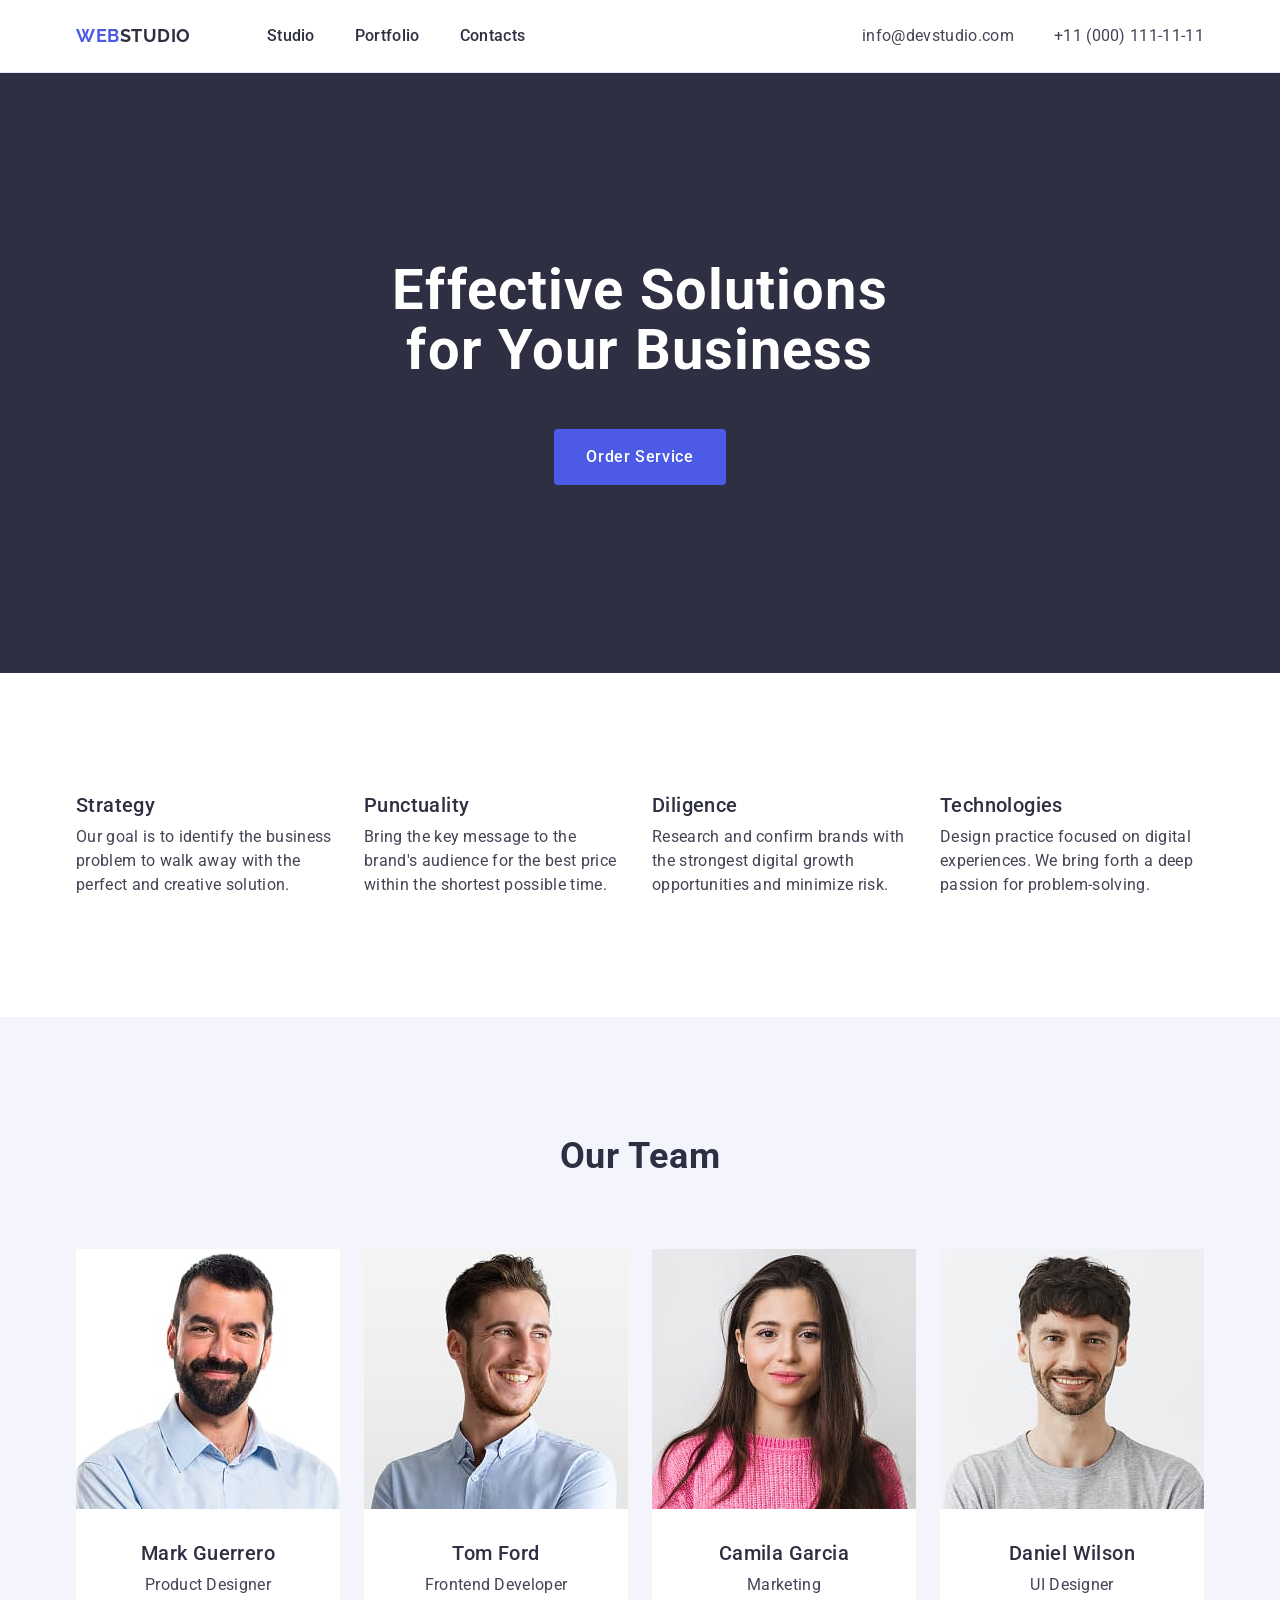
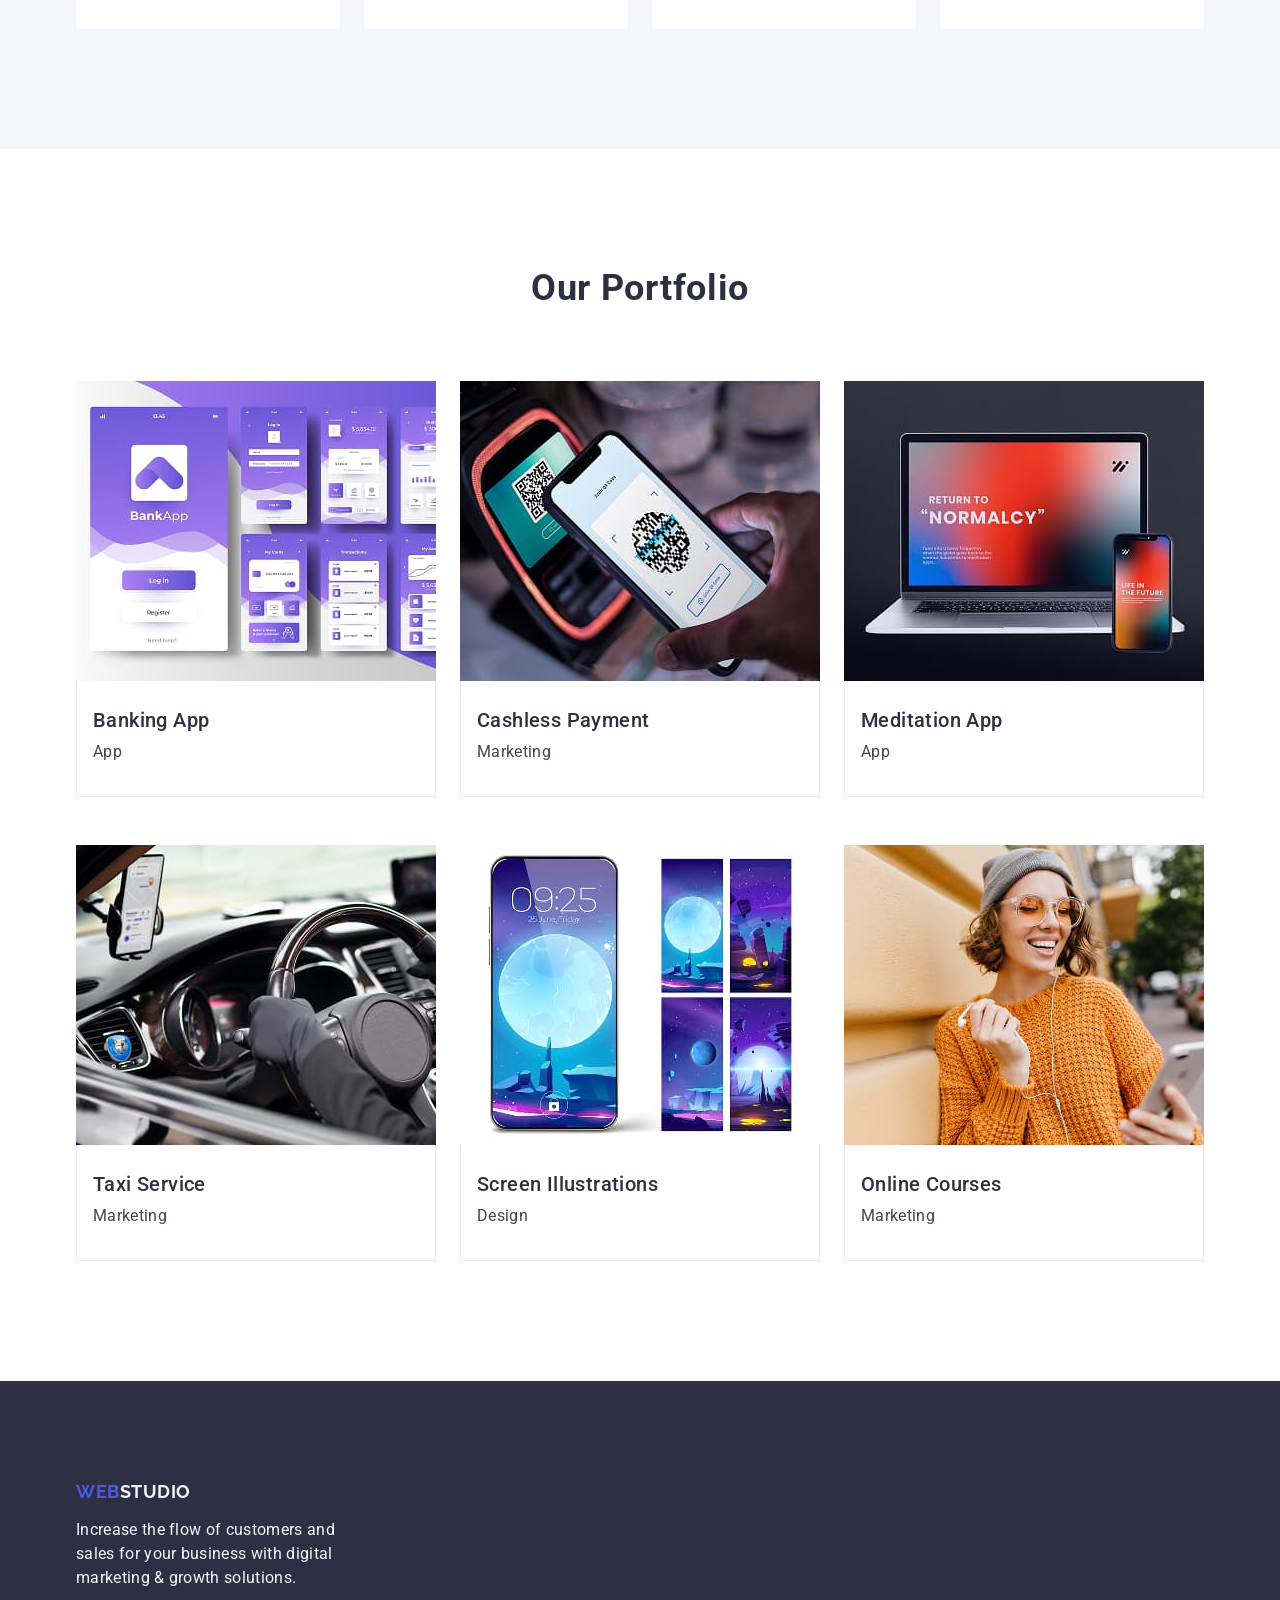
<file: index.html>
<!DOCTYPE html>
<html lang="en">
  <head>
    <meta charset="UTF-8" />
    <meta name="viewport" content="width=device-width, initial-scale=1.0" />
    <title>Document</title>
    <link rel="preconnect" href="https://fonts.googleapis.com" />
    <link rel="preconnect" href="https://fonts.gstatic.com" crossorigin />
    <link
      href="https://fonts.googleapis.com/css2?family=Raleway:ital,wght@0,700;1,700&family=Roboto:ital,wght@0,100..900;1,100..900&display=swap"
      rel="stylesheet"
    />
    <link
      rel="stylesheet"
      href="https://cdnjs.cloudflare.com/ajax/libs/modern-normalize/3.0.1/modern-normalize.min.css"
      integrity="sha512-q6WgHqiHlKyOqslT/lgBgodhd03Wp4BEqKeW6nNtlOY4quzyG3VoQKFrieaCeSnuVseNKRGpGeDU3qPmabCANg=="
      crossorigin="anonymous"
      referrerpolicy="no-referrer"
    />
    <link rel="stylesheet" href="./css/styles.css" />
  </head>
  <body>
    <header class="header">
      <div class="container flex-container">
        <nav class="header-nav">
          <a class="navigation-logo" href="./index.html"
            >Web<span class="navigation-logo-header">Studio</span></a
          >
          <ul class="header-navigation-list">
            <li><a href="./index.html" class="header-nav-btn">Studio</a></li>
            <li><a href="" class="header-nav-btn">Portfolio</a></li>
            <li><a href="" class="header-nav-btn">Contacts</a></li>
          </ul>
        </nav>
        <address class="address">
          <ul class="address-list">
            <li>
              <a href="mailto:info@devstudio.com" class="address-nav"
                >info@devstudio.com</a
              >
            </li>
            <li>
              <a href="tel:+110001111111" class="address-nav"
                >+11 (000) 111-11-11</a
              >
            </li>
          </ul>
        </address>
      </div>
    </header>
    <main>
      <!-- Section Hero -->
      <section class="section hero-banner">
        <div class="container">
          <h1 class="hero-title">Effective Solutions for Your Business</h1>
          <button type="button" class="hero-button">Order Service</button>
        </div>
      </section>
      <!-- Section feature -->
      <section class="section">
        <div class="container">
          <h2 class="feature visually-hidden">Feature</h2>
          <ul class="feature-lists">
            <li class="feature-list-about">
              <h3 class="feature-title">Strategy</h3>
              <p class="feature-text">
                Our goal is to identify the business problem to walk away with
                the perfect and creative solution.
              </p>
            </li>
            <li class="feature-list-about">
              <h3 class="feature-title">Punctuality</h3>
              <p class="feature-text">
                Bring the key message to the brand's audience for the best price
                within the shortest possible time.
              </p>
            </li>
            <li class="feature-list-about">
              <h3 class="feature-title">Diligence</h3>
              <p class="feature-text">
                Research and confirm brands with the strongest digital growth
                opportunities and minimize risk.
              </p>
            </li>
            <li class="feature-list-about">
              <h3 class="feature-title">Technologies</h3>
              <p class="feature-text">
                Design practice focused on digital experiences. We bring forth a
                deep passion for problem-solving.
              </p>
            </li>
          </ul>
        </div>
      </section>
      <!-- Section Our Team -->
      <section class="section section-team">
        <div class="container">
          <h2 class="team-title">Our Team</h2>
          <ul class="team-list">
            <li class="team-item">
              <img src="./images/Mark.jpg" width="264" alt="photo Mark" />
              <div class="team-card-img">
                <h3 class="team-members-names">Mark Guerrero</h3>
                <p class="team-members-positions">Product Designer</p>
              </div>
            </li>
            <li class="team-item">
              <img src="./images/Tom.jpg" width="264" alt="photo Tom" />
              <div class="team-card-img">
                <h3 class="team-members-names">Tom Ford</h3>
                <p class="team-members-positions">Frontend Developer</p>
              </div>
            </li>
            <li class="team-item">
              <img src="./images/Gamila.jpg" width="264" alt="photo Gamila" />
              <div class="team-card-img">
                <h3 class="team-members-names">Camila Garcia</h3>
                <p class="team-members-positions">Marketing</p>
              </div>
            </li>
            <li class="team-item">
              <img src="./images/Daniel.jpg" width="264" alt="photo Daniel" />
              <div class="team-card-img">
                <h3 class="team-members-names">Daniel Wilson</h3>
                <p class="team-members-positions">UI Designer</p>
              </div>
            </li>
          </ul>
        </div>
      </section>
      <!-- Section Our Portfolio -->
      <section class="section">
        <div class="container">
          <h2 class="portfolio-title">Our Portfolio</h2>
          <ul class="portfolio-list">
            <li class="portfolio-list-about">
              <img src="./images/Banking.jpg" width="360" alt="banking App" />
              <div class="portfolio-card-img">
                <h3 class="portfolio-list-title">Banking App</h3>
                <p class="portfolio-about-app">App</p>
              </div>
            </li>
            <li class="portfolio-list-about">
              <img
                src="./images/Payment.jpg"
                width="360"
                alt="Cashless Payment"
              />
              <div class="portfolio-card-img">
                <h3 class="portfolio-list-title">Cashless Payment</h3>
                <p class="portfolio-about-app">Marketing</p>
              </div>
            </li>
            <li class="portfolio-list-about">
              <img
                src="./images/Meditation.jpg"
                width="360"
                alt="Meditation App"
              />
              <div class="portfolio-card-img">
                <h3 class="portfolio-list-title">Meditation App</h3>
                <p class="portfolio-about-app">App</p>
              </div>
            </li>
            <li class="portfolio-list-about">
              <img src="./images/Taxi.jpg" width="360" alt="Taxi Service" />
              <div class="portfolio-card-img">
                <h3 class="portfolio-list-title">Taxi Service</h3>
                <p class="portfolio-about-app">Marketing</p>
              </div>
            </li>
            <li class="portfolio-list-about">
              <img
                src="./images/Illustrations.jpg"
                width="360"
                alt="Screen Illustrations"
              />
              <div class="portfolio-card-img">
                <h3 class="portfolio-list-title">Screen Illustrations</h3>
                <p class="portfolio-about-app">Design</p>
              </div>
            </li>
            <li class="portfolio-list-about">
              <img
                src="./images/Courses.jpg"
                width="360"
                alt="Online Courses"
              />
              <div class="portfolio-card-img">
                <h3 class="portfolio-list-title">Online Courses</h3>
                <p class="portfolio-about-app">Marketing</p>
              </div>
            </li>
          </ul>
        </div>
      </section>
    </main>
    <footer class="footer">
      <div class="container footer-container">
        <a href="./index.html" class="footer-logo"
          >Web<span class="navigation-logo-footer">Studio</span></a
        >
        <p class="footer-description">
          Increase the flow of customers and sales for your business with
          digital marketing & growth solutions.
        </p>
      </div>
    </footer>
  </body>
</html>
</file>
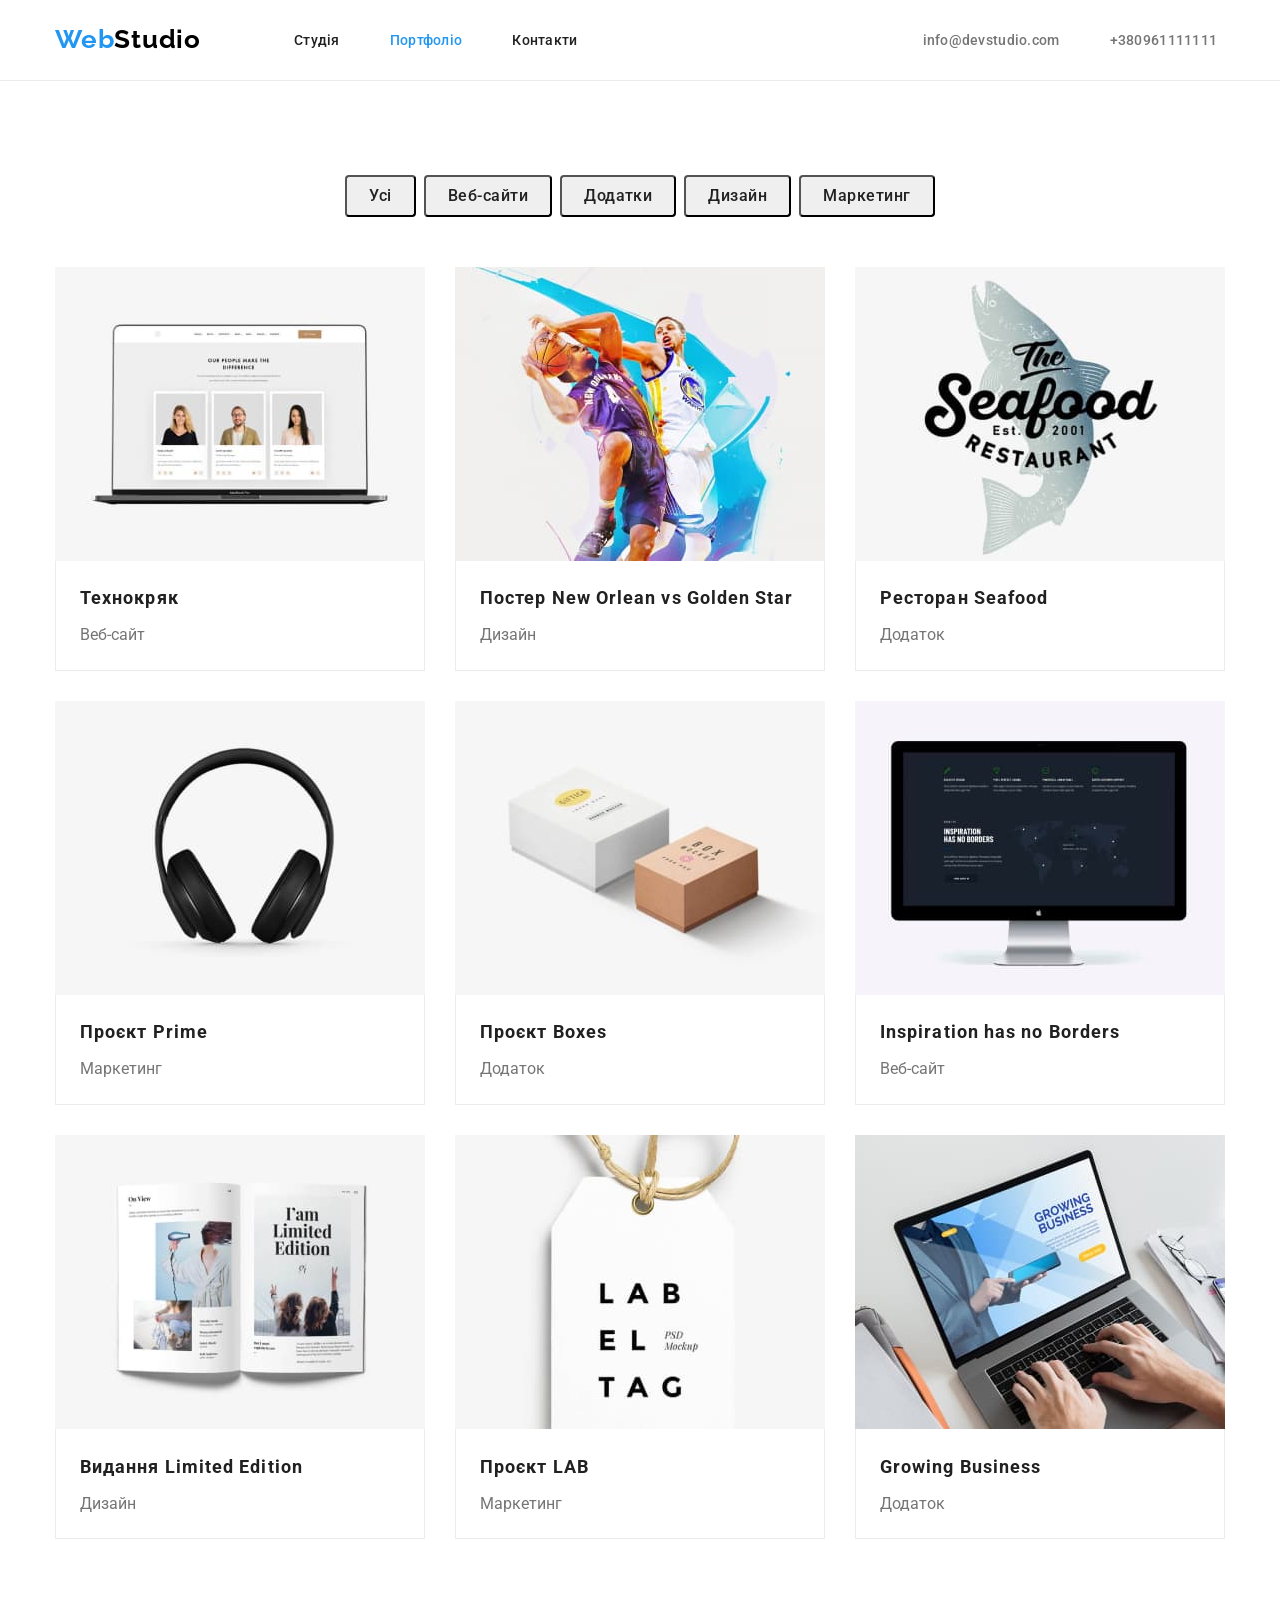
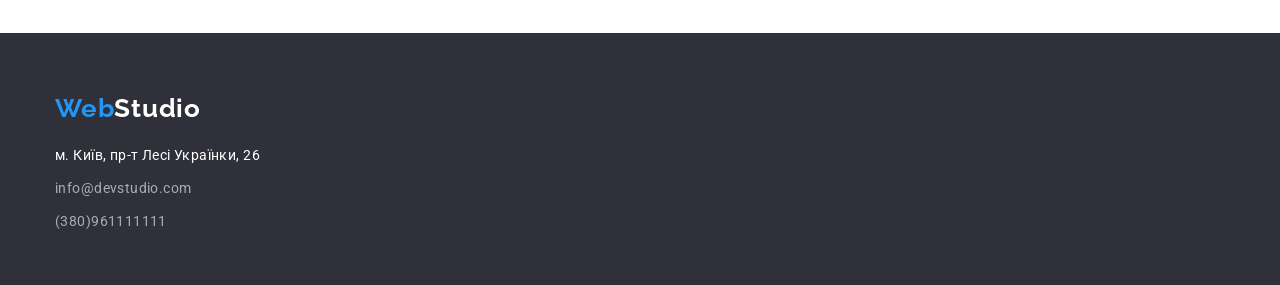
<file: portfolio.html>
<!DOCTYPE html>
<html lang="uk">
<head>
  <meta charset="UTF-8">
  <meta http-equiv="X-UA-Compatible" content="IE=edge">
  <meta name="viewport" content="width=device-width, initial-scale=1.0">
  <title>Portfolio</title>
  <link rel="stylesheet" href="https://cdnjs.cloudflare.com/ajax/libs/modern-normalize/1.1.0/modern-normalize.min.css" integrity="sha512-wpPYUAdjBVSE4KJnH1VR1HeZfpl1ub8YT/NKx4PuQ5NmX2tKuGu6U/JRp5y+Y8XG2tV+wKQpNHVUX03MfMFn9Q==" crossorigin="anonymous" referrerpolicy="no-referrer">
  <link href="https://fonts.googleapis.com/css2?family=Raleway:wght@700&family=Roboto:wght@400;500;700;900&display=swap" rel="stylesheet">
  <link rel="stylesheet" href="css/style.css">
  <link rel="preconnect" href="https://fonts.googleapis.com">
  <link rel="preconnect" href="https://fonts.gstatic.com" crossorigin>
  </head>
<body>
    <header class="underline">
      <div class="conteiner">
        <div class="header-conteiner">
          <div class="logo-conteiner">
            <a class="logo" href="./index.html">Web<span class="icon">Studio</span></a>
          </div>
          <nav>
            <ul class="site-nav">
              <li class="item"><a href="./index.html" class="link">Студія</a></li>
              <li class="item"><a href="./portfolio.html" class="link-blue">Портфоліо</a></li>
              <li class="item"><a href="./index.html" class="link">Контакти</a></li>
            </ul>
          </nav>  
          <ul class="contacts">
            <li class="item"><a class="list" href="malto:info@devstudio.com">info@devstudio.com</a></li>
            <li class="item"><a class="list" href="tel:+380961111111">+380961111111</a></li>
          </ul>
        </div>
      </div> 
    </header>
   <main>
    <!--Section button-->
      <section class="hero-section">  
          <div class="conteiner">
            <ul class="button-conteiner">
                <li class="button-list">
                  <button class="button" type="button">Усі</button>
                </li>
                <li class="button-list">
                  <button class="button" type="button">Веб-сайти</button>
                </li>
                <li class="button-list">
                  <button class="button" type="button">Додатки</button>
                </li>
                <li class="button-list">
                  <button class="button" type="button">Дизайн</button>
                </li>
                <li class="button-list">
                  <button class="button" type="button">Маркетинг</button>
                </li>
              </ul>
          <!--Projects--> 
            <ul class="section-project">
              <li class="about">
                <a href="#" class="img-projects">
                  <img src="./images/web.jpg" alt="Ноутбук, на якому зоображено портфоліо." width="370">
                <div class="under-card">
                    <h3 class="project-section">Технокряк</h3>
                    <p class="team">Веб-сайт</p>
                </div>
                </a>
              </li>
              <li class="about">
                <a href="#" class="img-projects">
                  <img src="./images/poster.jpg" alt="Два чоловіка грають в баскетбол" width="370">
                <div class="under-card">
                  <h3 class="project-section">Постер New Orlean vs Golden Star</h3>
                  <p class="team">Дизайн</p>
                </div>
              </a>
              </li>
              <li class="about">
                <a href="#" class="img-projects">
                  <img src="./images/restaurant.jpg" alt="Логотип ресторану в формі риби" width="370">
                  <div class="under-card">
                    <h3 class="project-section">Ресторан Seafood</h3>
                    <p class="team">Додаток</p>
                  </div>
              </a>
              </li>
              <li class="about">
                <a href="#" class="img-projects">
                  <img src="./images/headphones.jpg" alt="Чорні навушники" width="370">
                <div class="under-card">
                  <h3 class="project-section">Проєкт Prime</h3>
                  <p class="team">Маркетинг</p>
                </div>
              </a>
              </li>
              <li class="about">
              <a href="#" class="img-projects">
                <img src="./images/boxes.jpg" alt="Дві коробки,біла і коричнева" width="370">
                <div class="under-card">
                  <h3 class="project-section">Проєкт Boxes</h3>
                  <p class="team">Додаток</p>
                </div>
              </a>
              </li>
              <li class="about">
                  <a href="#" class="img-projects">
                    <img src="./images/monitor.jpg" alt="Монітор з зоображенням сайту" width="370">
                    <div class="under-card">
                      <h3 class="project-section">Inspiration has no Borders</h3>
                      <p class="team">Веб-сайт</p>
                    </div>
                  </a>
              </li>
              <li class="about">
                  <a href="#" class="img-projects">
                    <img src="./images/book.jpg" alt="Розгорнута книга" width="370">
                    <div class="under-card">
                      <h3 class="project-section">Видання Limited Edition</h3>
                      <p class="team">Дизайн</p>
                    </div>
                  </a>
              </li>
              <li class="about">
                <a href="#" class="img-projects">
                    <img src="./images/label.jpg" alt="Біла етикетка" width="370">
                    <div class="under-card">
                      <h3 class="project-section">Проєкт LAB</h3>
                      <p class="team">Маркетинг</p>
                    </div>
                </a>
              </li>
              <li class="about">
                <a href="#" class="img-projects">
                  <img src="./images/laptop.jpg" alt="Чоловік Працює на Ноутбуці" width="370">
                <div class="under-card">
                  <h3 class="project-section">Growing Business</h3>
                  <p class="team">Додаток</p>
                </div>
              </a>
              </li>
            </ul> 
          </div>
      </section>  
  </main>
    <footer class="footer-section">
        <div class="conteiner">
         <div class="logo-box">
          <a class="footer-logo" href="./index.html">Web<span class="footer-icon">Studio</span></a>
        </div>
          <address>
            <div class="address-conteiner">
                <ul class="footer-text">
                  <li class="footer-list"><a class="address-map" href="https://goo.gl/maps/CPtrU1FHBa2aNyZL9" target="_blank" rel="noopener noreferrer nofollow">м. Київ, пр-т Лесі Українки, 26</a></li>
                  <li class="footer-list"><a class="footer-link" href="malto:info@devstudio.com">info@devstudio.com</a></li>
                  <li class="footer-list"><a class="footer-link" href="tel:+380961111111">(380)961111111</a></li>
                </ul>
            </div>
          </address>
      </div>
      </footer>
  </body>
</html>
</file>
<file: css/styles.css>
body {
    font-family: "Roboto", sans-serif;
    background-color: #fff;
    color: #434455;
}
button {
    cursor: pointer;
}
ul, ol {
    list-style-type: none;
    padding: 0;
    margin: 0;
}
h1,
h2,
h3,
h4,
h5,
h6 {
    margin: 0;
}

p {
    margin: 0;
}
a {
    text-decoration: none;
 }
 img{
    display: block;
 }
 .container {
     max-width:1158px;
     margin: 0 auto;
     padding: 0 15px;
 }
 section{
    padding: 120px 0;
 }
/* Header  navigarion */
.header{
    border-bottom: 1px solid #e7e9fc;
}

.flex-container {
    display: flex;
    align-items: center;
}
.flex-container ul{
    display: flex;
}
.header-nav{
    display: flex;
    flex-grow: 1;
    align-items: center;
}
.navigation-logo {
    font-family: "Raleway", sans-serif;
    font-weight: 700;
    font-size: 18px;

    line-height: 1.17;
    letter-spacing: 0.03em;
    text-transform: uppercase;
    color: #4d5ae5;
    margin-right: 76px;
}
.navigation-logo-header{
    color: #2e2f42;
}  
.header-navigation-list{
    gap:40px;
    padding: 24px 0;
}
.header-nav-btn {
    font-weight: 500;
    font-size: 16px;

    line-height: 1.5;
    letter-spacing: 0.02em;
    color: #2e2f42;
    padding: 24px 0;
}
.header-nav-btn:hover,
.header-nav-btn:focus,
.header-nav-btn:active
 {
color: #404BBF;
}
.address{
   font-style: normal;
}
.address-list{
    gap: 40px;
    padding: 24px 0;
}
.address-nav {
    font-weight: 400;
    font-size: 16px;

    line-height: 1.5;
    letter-spacing: 0.02em;
    color: inherit;
}
.address-nav:hover,
.address-nav:focus {
    color:#404BBF;
}
/* Main */
/* Section Hero */
.hero-banner {
    display: block;
    background:#2e2f42;
    max-width: 1440px;
    margin: 0 auto;
    text-align: center;
    padding: 188px 0;
}
.hero-title {
    font-weight: 700;
    font-size: 56px;

    line-height: 1.07;
    letter-spacing: 0.02em;
    text-align: center;
    color: #fff;
    max-width: 496px;
    margin: 0 auto;
    margin-bottom: 48px;
}
.hero-button {
    font-family:"Roboto",
        sans-serif;
    font-weight: 500;
    font-size: 16px;

    line-height: 1.5;
    letter-spacing: 0.04em;
    color: #fff;
    background-color: #4d5ae5;;
    display: block;
    min-width: 169px;
    padding: 16px 32px;

    border: none;
    border-radius: 4px;
    margin: 0 auto;
}
.hero-button:hover,
.hero-button:focus {
 background-color: #404BBF;
}

/* section feature */
.visually-hidden {
    position: absolute;
    width: 1px;
    height: 1px;
    margin: -1px;
    border: 0;
    padding: 0;
    white-space: nowrap;
    clip-path: inset(100%);
    clip: rect(0 0 0 0);
    overflow: hidden;
    }
.feature-lists{
    display: flex;
    gap: 24px;
}
.feature-list-about{
    width:calc((100% - 72px) / 4);
}
.feature-title {
    font-weight: 500;
    font-size: 20px;

    line-height: 1.2;
    letter-spacing: 0.02em;
    color: #2e2f42;

    margin-bottom: 8px;
}
.feature-text {
    font-weight: 400;
    font-size: 16px;

    line-height: 1.5;
    letter-spacing: 0.02em;
    color: inherit;
}

/* section team */
.section-team {
    background: #f4f4fd;
}
.team-title {
    font-weight: 700;
    font-size: 36px;

    line-height: 1.11;
    letter-spacing: 0.02em;
    text-align: center;
    color: #2e2f42;
    text-transform: capitalize;
    margin-bottom: 72px;
}
.team-list{
    display: flex;
}
.team-item:not(:last-child){
    margin-right: 24px;
}
.team-item{
    display: flex;
    flex-direction: column;
    text-align: center;
    background-color: #ffffff;
    border-radius: 0 0 4px 4px;
}
.team-card-img{
    padding: 32px 0;  
}
.team-members-names {
    font-weight: 500;
    font-size: 20px;

    line-height: 1.2;
    letter-spacing: 0.02em;
    color: #2e2f42;
    margin-bottom: 8px;
}
.team-members-positions {
    font-weight: 400;
    font-size: 16px;

    line-height: 1.5;
    letter-spacing: 0.02em;
    color: inherit;
}

/* Section Our Portfolio */
.portfolio-list{
    display: flex;
    flex-wrap: wrap;
    row-gap: 48px;
    column-gap: 24px;
}
.portfolio-card-img{
    border: 1px solid #e7e9fc;
    border-top: none;
    margin-top: -5px;
    padding: 32px 16px;
   }
.portfolio-title {
    font-weight: 700;
    font-size: 36px;

    line-height: 1.11;
    text-transform: capitalize;
    text-align: center;
    letter-spacing: 0.02em;
    color: #2e2f42;

    margin-bottom: 72px;
}
.portfolio-list-title {
    font-weight: 500;
    font-size: 20px;

    line-height: 1.2;
    letter-spacing: 0.02em;
    color: #2e2f42;
    margin-bottom: 8px;
}
.portfolio-about-app {
    font-weight: 400;
    font-size: 16px;

    line-height: 1.5;
    letter-spacing: 0.02em;
    color: inherit;
}
/* footer */
.footer {
    background: #2e2f42 ;
    padding: 100px 0;
}
.navigation-logo-footer{
   color: #f4f4fd;
}
.footer-description{
    font-weight: 400;
    font-size: 16px;

    line-height: 1.5;
    letter-spacing: 0.02em;
    color: #f4f4fd;
    width: 264px;
}
.footer-logo{
    font-family: "Raleway", sans-serif;
    font-weight: 700;
    font-size: 18px;
    line-height: 1.17;
    letter-spacing: 0.03em;
    text-transform: uppercase;
    color: #4d5ae5;
    margin-bottom: 16px;

    display: inline-block;
}
</file>
<file: css/style.css>
html{
  box-sizing: border-box;
}

*,
*::before,
*::after{
  box-sizing: inherit;
}
:root{
--primary-text-color:#212121;
--title-text-color:#757575;
--accent-color:#2196F3;
--logo-text-color:#000000;
--primary-bg-color:#ffffff;
--primary-color-site:#2F303A;
--secondary-text-color:#F5F4FA;
--secondary-bg-color:rgba(255, 255, 255, 0.6);
--active-btm-color:#188CE8;
--border-color:#ECECEC;
}

body{
font-family:'Roboto';
color: var(--primary-text-color);
}
 h1, h2, h3, h4, h5, h6, p, ul {
  margin: 0px;
   padding: 0px;
 }

ul{
text-decoration: none;
list-style: none;

}
/* Conteiner */
.conteiner{
  width: 1200px;
  padding-left:15px;
  padding-right: 15px;
  margin: auto;
  

 }
/* Style site */


/* Logo Company */
header .logo {
  color:var(--accent-color);}
.icon{
color: var(--logo-text-color)}

.logo{
text-decoration: none;
font-family: 'Raleway';
font-weight: 700;
font-size: 26px;
line-height: 1.19;
letter-spacing: 0.03em;

}
.logo{
display: block;
padding: 24px 0 25px;
}


.footer-logo{
color: var(--accent-color);

}

.logo-box{
  display:block ;
  width: 145px;
  height: 31px;
margin-bottom: 20px;
}
.footer-icon{
color: var(--primary-bg-color);
}

.footer-logo{
text-decoration: none;
font-family: 'Raleway';
font-weight: 700;
font-size: 26px;
line-height: 1.19;
letter-spacing: 0.03em;
}


.box-item{
  display: block;
  width: 231px;
  height: 81px;
} 

/* site nav */





.link{    
color: inherit;
font-weight: 500;
font-size: 14px;
line-height: 1.14;
letter-spacing: 0.02em;
text-decoration: none;
padding:32px 0px;
}

.link:hover{
color:var(--accent-color);
}

.link:focus{
color: var(--accent-color);
background-color: var(--primary-bg-color);
}

.link-blue { 
font-weight: 500;
font-size: 14px;
line-height:1.14;
letter-spacing: 0.02em;
color:inherit;
color: var(--accent-color);
padding: 32px 0px;

}

.site-nav .link-blue{
text-decoration: none;
color:var(--accent-color);
} 

/* header */
.underline{
  border-bottom: 1px solid var(--border-color);
}
.logo-conteiner{
  display: flex;
  margin-right: 93px;
}
.item { 
margin-right: 50px;

} 
.item:last-child{
  margin-right: 0px;
}
.header-conteiner{
display: flex;
align-items: center;


}
.site-nav {
  display: flex;
margin-right: 345px;
 }


.contacts{
  display: flex;
 
}



.contacts .list {
color: var(--title-text-color);
text-decoration: none;
font-weight: 500;
font-size: 14px;
line-height: 1.14;
letter-spacing: 0.02em;
padding: 32px 0px;

}
.list:hover {
color: var(--accent-color);
}
.list:focus {
color: var(--accent-color);
}
/* Main */
.main-section {
  display: block;
  background-color: var(--primary-color-site);
  max-width: 1600px;
  margin: 0 auto;
  text-align: center;
  padding: 200px 0;

}

.title {
color:var(--primary-bg-color);
font-weight: 900;
font-size: 44px;
line-height: 1.36;
letter-spacing: 0.06em;
max-width: 696px;
margin: 0 auto ;
margin-bottom: 30px;
text-transform: uppercase;

}
.main-about{
font-weight: 700;
font-size: 36px;
line-height:1.16;
letter-spacing: 0.03em;

}
/* Sections */
.under-card{
border: 1px solid var(--border-color);
border-top: none;
padding: 20px 24px;
margin-top: -5px;
}

.hero-section{
padding: 94px 0;

}
.button-conteiner{
display: flex;
justify-content: center;
margin-bottom: 50px;

}
.button-list{
  margin-right: 8px;
}
.button-list:last-child{
margin-right: 0px ;
}
ul a {
  text-decoration: none;
}

.section-project{
display: flex;
flex-wrap: wrap;  
}

.about:nth-child(3n){
  margin-right:0px;
}
.about:nth-last-child(-n + 3) {
  margin-bottom: 0px;
}

.section{
  display:flex;
padding: 94px 0px 0px;

}
.second-conteiner{
  display: flex;
  
}
.section-conteiner{
  width: 270px;
}
.section-conteiner:not(:last-child)
{
  margin-right: 30px;
}
.section-about{
  text-align: center;
  padding-bottom: 94px;
}

.project-list .img-projects {
display: block;
text-decoration: none;

}
.img-list{
  display:flex;
  margin-top: 50px;
  
 }
 .lists:not(:last-child){
  margin-right: 30px;

 }

 .section-team{
  text-align: center;

  }
 .team-box{
  display: flex;
  margin-top: 50px ;
  
}
.about-list {
  padding-top: 30px;
  padding-bottom: 30px;
}


 .team-conteiner{
  display: inline-block;
  text-decoration: none;
 }

/* Buttons */

.button{
font-family: 'Roboto';
text-decoration: none;
font-weight: 500;
font-size: 16px;
line-height:1.6;
letter-spacing: 0.03em;
color: inherit;
cursor: pointer;
padding: 6px 22px;  
border-radius: 4px;
}

.button:hover{
color: var(--primary-bg-color);
background-color:var(--active-btm-color)

}

.button:focus{
color: var(--primary-bg-color);
background-color: var(--active-btm-color);

}

.button-primary{
background-color:var(--accent-color) ;
color: var(--primary-bg-color);
cursor: pointer;
text-decoration: none;
font-weight: 700;
font-size: 16px;
line-height: 1.87;
letter-spacing: 0.06em;
display: inline-block;
padding: 10px 32px;

}

.button-primary:hover{
background-color:var(--active-btm-color)
}
.button-primary:focus{
background-color: var(--active-btm-color)
}

/* about-company*/


.section-company{
background-color:var(--secondary-text-color);
padding: 94px 0px;
}

.about{
  
margin-right: 30px;
margin-bottom: 30px;
background-color: var(--primary-bg-color);    

}

.section-title{
font-weight: 700;
font-size: 14px;
line-height:1.14;
letter-spacing: 0.03em;
text-transform: uppercase;
margin-bottom: 10px;
}

.project-title{
font-weight: 700;
font-size: 18px;
line-height:2;
letter-spacing: 0.06em;
}

.project-section{
color:var(--primary-text-color);
font-weight: 700;
font-size: 18px;
line-height: 2;
letter-spacing: 0.06em;
margin: 0 auto 4px;
}

.about-team{
  text-decoration: none;
font-size: 16px;
line-height:1.18; 
color:var(--title-text-color);


}
.box-list:not(:last-child){
  display: block ;
  margin-right: 30px;
}


.team{
font-size: 16px;
line-height:1.87;
color: var(--title-text-color)

}
.team-list{
font-weight: 500;
font-size: 16px;
line-height: 1.18;
letter-spacing: 0.03em;
color:var(--primary-text-color);
margin: 10px;
}

/* Secondary text */

.secondary-text{
color: var(--title-text-color);
font-size: 14px;
line-height:1.7;
}

/* footer */
.footer-section {
  background-color: var(--primary-color-site);
  margin: 0 auto;
  padding: 60px 0px;
}

.address-conteiner{
  display: block;
  width: 231px;
  height: 81px;
}

.footer-text{
display: flex;
flex-direction: column;
gap: 9px;
text-decoration:none;
font-style: normal;
font-size:14px;
line-height:1.7;
letter-spacing: 0.03em;

}

.footer-link{
  text-decoration: none;
color:var(--secondary-bg-color)
}
.footer-link:hover{
color: var(--accent-color);
}
.footer-link:focus{
color: var(--accent-color);
}
.address-map{
text-decoration: none;
color: var(--primary-bg-color);
}
</file>
